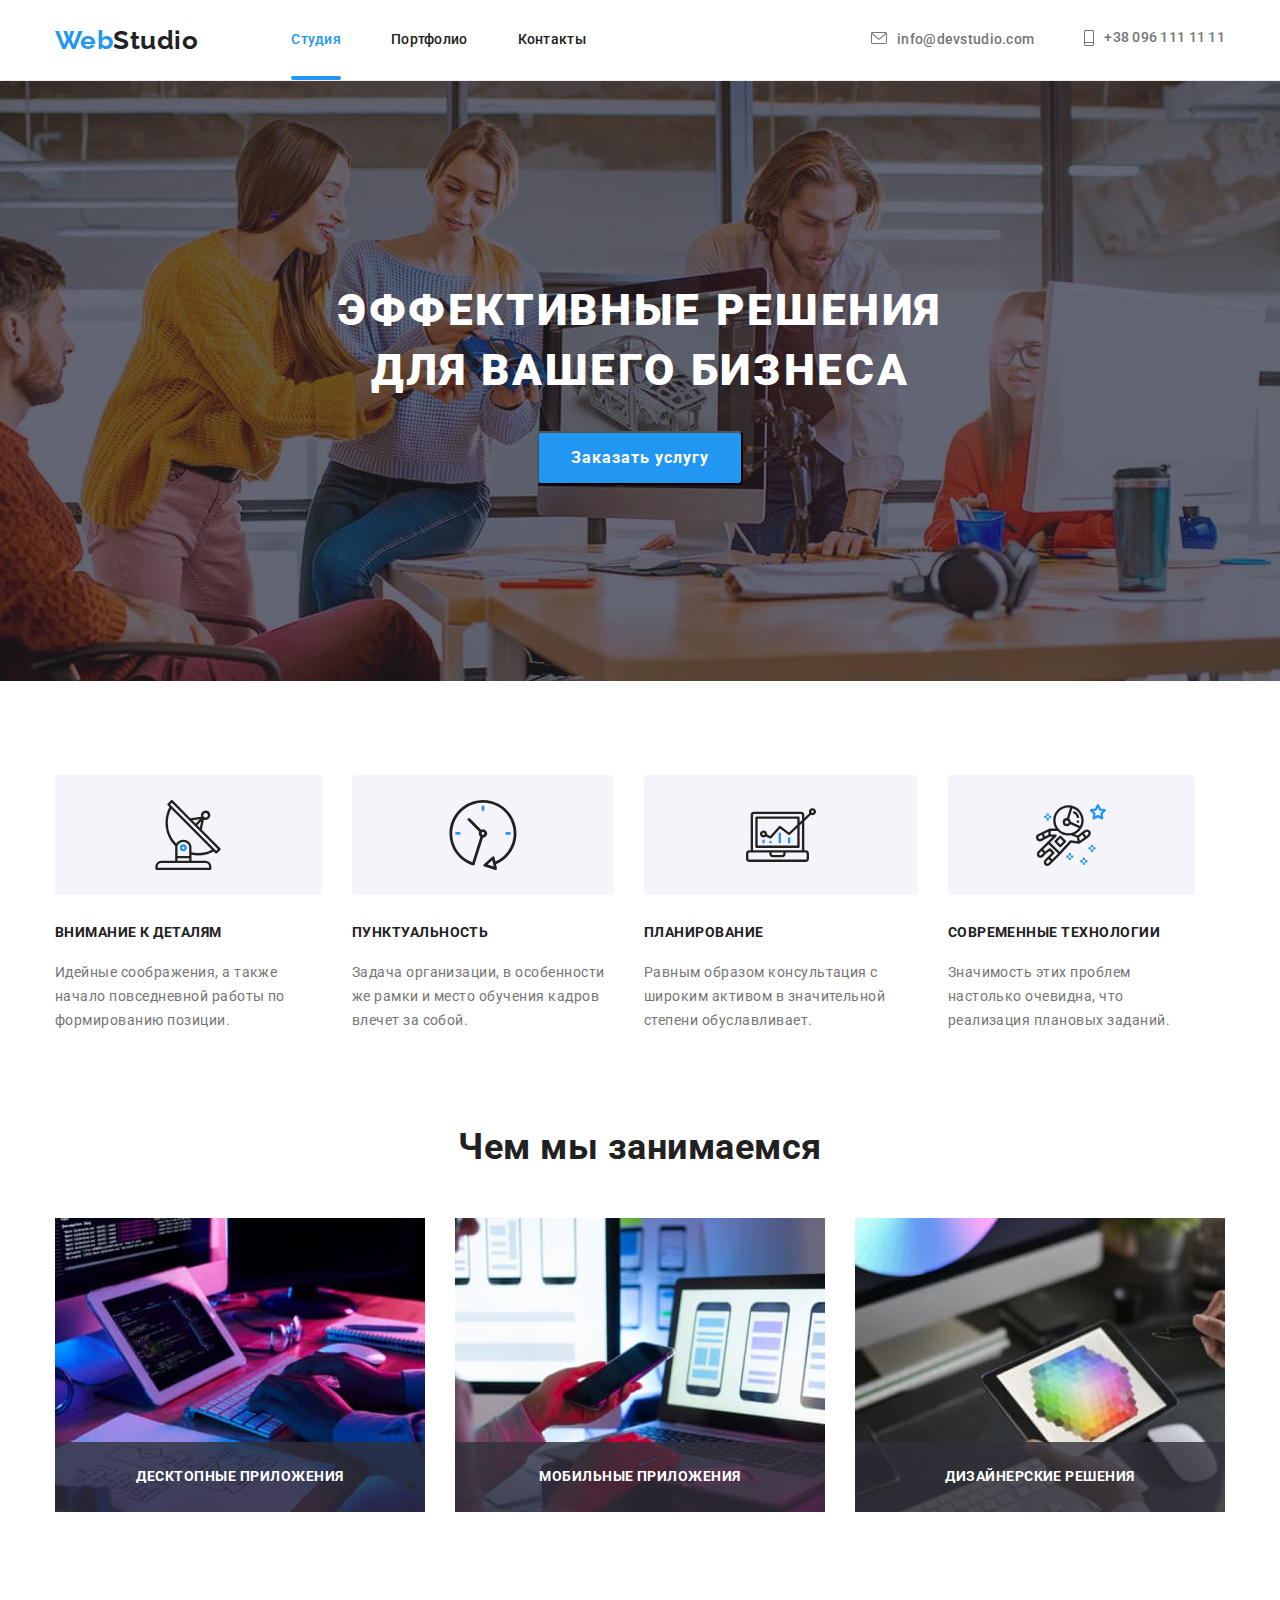
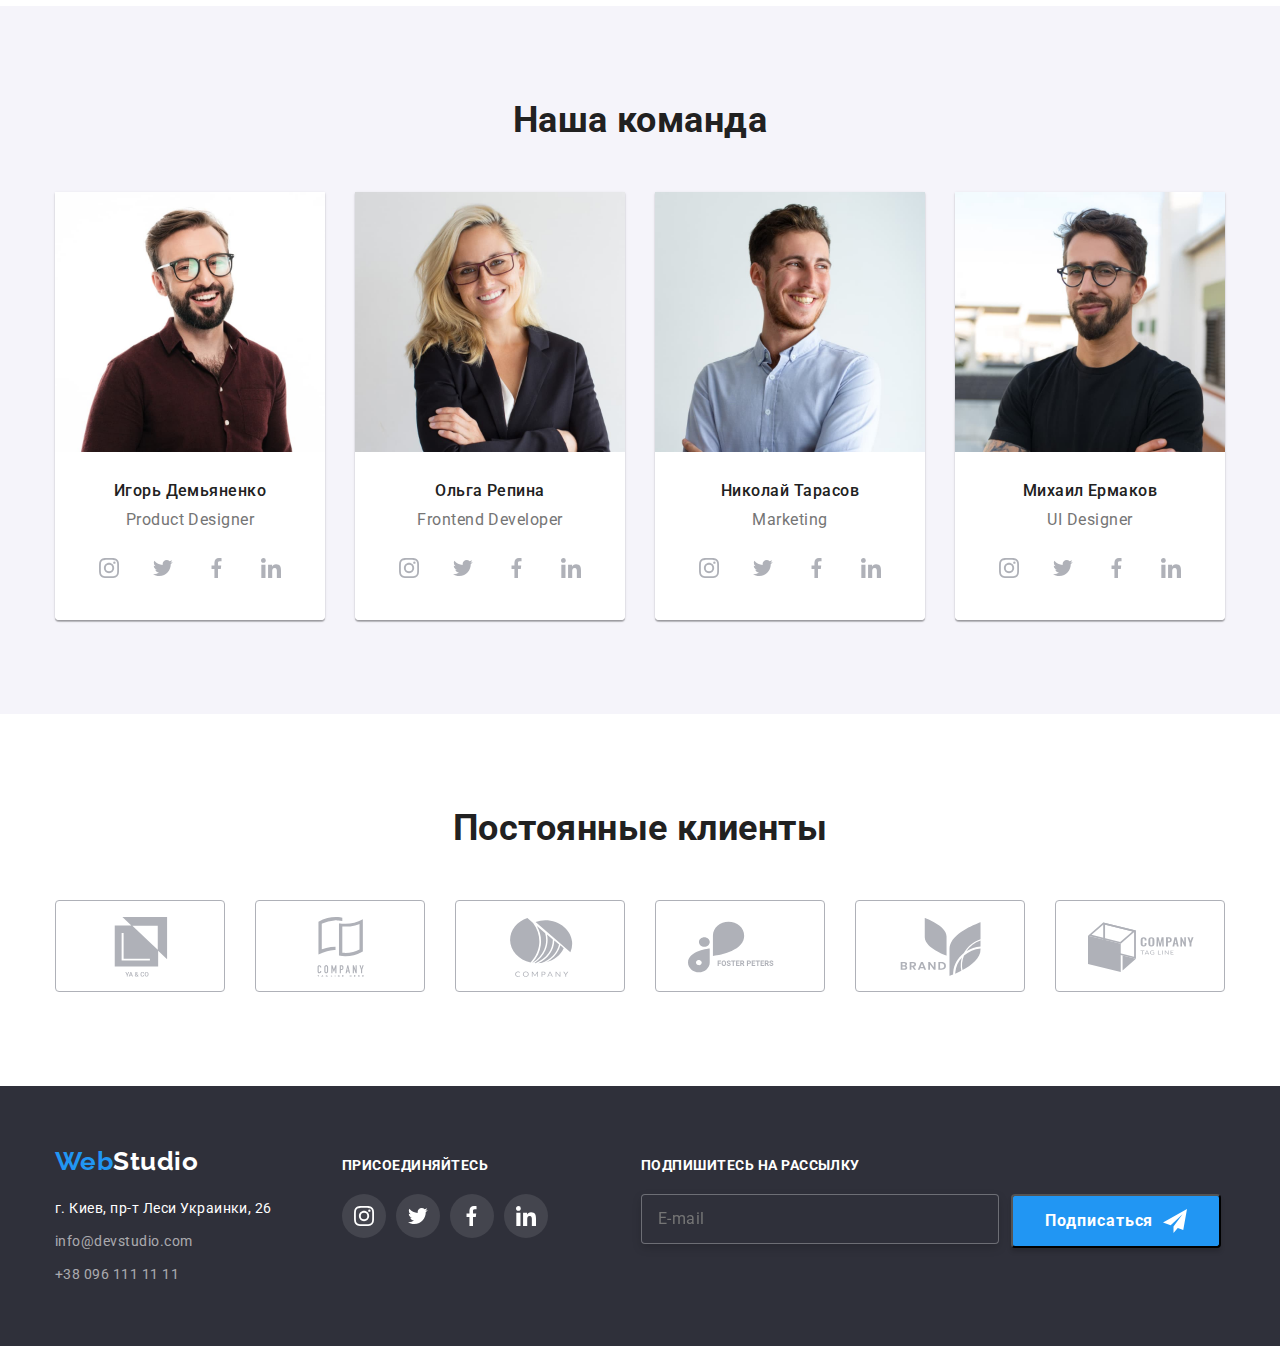
<file: index.html>
<!DOCTYPE html>
<html lang="ru">
<head>
    <meta charset="UTF-8">
    <title>Document</title>
    <link href="https://fonts.googleapis.com/css2?family=Raleway:wght@700&family=Roboto:wght@400;500;700;900&display=swap" rel="stylesheet"/>
    <link href="https://cdnjs.cloudflare.com/ajax/libs/modern-normalize/1.1.0/modern-normalize.min.css" rel="stylesheet"/>
    <link rel="stylesheet" href="./css/styles.css"/>
</head>
<body class="page">

    <!-- ===========шапка начало=========== -->
    <header class="page-header">
        <div class="contener hat">
            <nav class="hat">      
                <a href="./index.html" class="logo"> 
                    <span class="logo-web">Web</span>Studio
                </a>
                <ul class="site-nav link">
                    <li class="item"><a href="./index.html" class="link current">Студия</a></li>
                    <li class="item"><a href="./portfolio.html" class="link">Портфолио</a></li>
                    <li class="item"><a href="" class="link">Контакты</a></li>
                </ul>
            </nav>
                <ul class="contact link">
                    <li class="item"><a href="mailto:info@devstudio.com" class="link" lang="en">
                        <svg class="icon">
                            <use href="./images/symbol-defs.svg#icon-email"></use>
                        </svg>
                        info@devstudio.com</a></li>
                    <li class="item"><a href="tel:+380961111111" class="link">
                        <svg class="icons">
                            <use href="./images/symbol-defs.svg#icon-tel"></use>
                        </svg>
                        +38 096 111 11 11</a></li>
                </ul>
        </div>
    </header> 
    <!-- ===========шапка конец=========== -->

    <main>

        <!-- ===========Секция герой начало=========== -->
    <section class="hero">
        <div class="contener">
            <h1 class="hero-title">Эффективные решения</br> для вашего бизнеса</h1>
            <button class="hero-button" data-modal-open type="button">Заказать услугу</button>
        </div>
        </section>
    <!-- ===========Секция герой конец=========== -->

    <!-- ===========Секция особенности начало=========== -->
        <section class="features-section">
            <!--скрытый заголовок-->
            <h2 class="section-title visually-hidden">Особенности</h2>
            <div class="contener">
                <ul class="features link">
                <li class="item">
                    <div class="features-box">
                        <svg class="icon">
                        <use class="ico" href="./images/symbol-defs.svg#icon-antenna"></use>
                    </svg>
                    </div>
                    
                    <h3 class="features-title">Внимание к деталям</h3>
                    <p class="features-text">Идейные соображения, а также начало повседневной работы по формированию позиции.</p>
                </li>
                <li class="item">
                    <div class="features-box">
                      <svg class="icon">
                        <use class="ico" href="./images/symbol-defs.svg#icon-clock"></use>
                    </svg> 
                    </div>
                    
                    <h3 class="features-title">Пунктуальность</h3>
                    <p class="features-text">Задача организации, в особенности же рамки и место обучения кадров влечет за собой.</p>
                </li>
                <li class="item">
                    <div class="features-box">
                       <svg class="icon">
                        <use class="ico" href="./images/symbol-defs.svg#icon-diagram"></use>
                    </svg>
                    </div>
                    
                    <h3 class="features-title">Планирование</h3>
                    <p class="features-text">Равным образом консультация с широким активом в значительной степени обуславливает.</p>
                </li>
                <li class="item">
                    <div class="features-box">
                       <svg class="icon">
                        <use class="ico" href="./images/symbol-defs.svg#icon-astronaut"></use>
                    </svg>
                    </div>
                    
                    <h3 class="features-title">Современные технологии</h3>
                    <p class="features-text">Значимость этих проблем настолько очевидна, что реализация плановых заданий.</p>
                </li>
            </ul>
        </div>
        </section>
        <section class="section">
        <div class="contener">
        <h2 class="section-title">Чем мы занимаемся</h2>
        <ul class="section-list link">
            <li class="item">
                <div class="tumb-img">
                    <img src="./images/img.jpg" alt="компьютер мужские руки печатают" width="370" />
                <div class="tumb-text">
                    <p class="tumb-title">Десктопные приложения</p>
                </div>
                </div>
                
            </li>
            <li class="item">
                <div class="tumb-img">
                    <img src="./images/imga.jpg" alt="компьютер в женской левой руке телефон" width="370" />
                <div class="tumb-text">
                    <p class="tumb-title">Мобильные приложения</p>
                </div>
                
            </li>
            <li class="item">
                <div class="tumb-img">
                    <img src="./images/imgb.jpg" alt="планшет в руках с выбором цветов" width="370" />
                <div class="tumb-text">
                    <p class="tumb-title">Дизайнерские решения</p>
                </div>
                
            </li>
        </ul>
    </div>
    </section> 
    <!-- ===========Секция особенности конец=========== -->

    <!-- ===========Секция наша команда ночало=========== -->
    <section class="team section">
        <div class="contener">
        <h2 class="section-title">Наша команда</h2>
        <ul class="section-team link">
            <li class="item">
                <div class="team-image">
                    <img src="./images/imgc.jpg" alt="мужчина в очках с бородой темная рубажка" width="270" />
                </div>
                <div class="team-content">
                <h3 class="team-title">Игорь Демьяненко</h3>
                <p class="team-text" lang="en">Product Designer</p>
                <ul class="team-list">
                    <li class="items">
                        <a href="" class="link" aria-label="instagram">
                            <svg class="icon">
                                <use href="./images/symbol-defs.svg#icon-foto"></use>
                            </svg>
                        </a>
                    </li>
                    <li class="items">
                        <a href="" class="link" aria-label="twitter">
                            <svg class="icon">
                                <use href="./images/symbol-defs.svg#icon-fly"></use>
                            </svg>
                        </a>
                    </li>
                    <li class="items">
                        <a href="" class="link" aria-label="facebook">
                            <svg class="icon">
                                <use href="./images/symbol-defs.svg#icon-f"></use>
                            </svg>
                        </a>
                    </li>
                    <li class="items">
                        <a href="" class="link" aria-label="linkedin">
                            <svg class="icon">
                                <use href="./images/symbol-defs.svg#icon-in"></use>
                            </svg>
                        </a>
                    </li>
                </ul>    
            </div>
                
            </li>
            <li class="item">
                <div class="team-image">
                    <img src="./images/imgd.jpg" alt="женщина в очках" width="270"/>
                </div>
                <div class="team-content">
                    <h3 class="team-title">Ольга Репина</h3>
                    <p class="team-text" lang="en">Frontend Developer</p>
                    <ul class="team-list">
                        <li class="items">
                            <a href="" class="link" aria-label="instagram">
                                <svg class="icon">
                                    <use class="ii" href="./images/symbol-defs.svg#icon-foto"></use>
                                </svg>
                            </a>
                        </li>
                        <li class="items">
                            <a href="" class="link" aria-label="twitter">
                                <svg class="icon">
                                    <use href="./images/symbol-defs.svg#icon-fly"></use>
                                </svg>
                            </a>
                        </li>
                        <li class="items">
                            <a href="" class="link" aria-label="facebook">
                                <svg class="icon">
                                    <use href="./images/symbol-defs.svg#icon-f"></use>
                                </svg>
                            </a>
                        </li>
                        <li class="items">
                            <a href="" class="link" aria-label="linkedin">
                                <svg class="icon">
                                    <use href="./images/symbol-defs.svg#icon-in"></use>
                                </svg>
                            </a>
                        </li>
                    </ul>
                </div>
                
            </li>
            <li class="item">
                <div class="team-image">
                    <img src="./images/imgi.jpg" alt="мужчина с бородой светлая рубажка" width="270" />
                </div>
                <div class="team-content">
                <h3 class="team-title">Николай Тарасов</h3>
                <p class="team-text" lang="en">Marketing</p>
                <ul class="team-list">
                    <li class="items">
                        <a href="" class="link" aria-label="instagram">
                            <svg class="icon">
                                <use href="./images/symbol-defs.svg#icon-foto"></use>
                            </svg>
                        </a>
                    </li>
                    <li class="items">
                        <a href="" class="link" aria-label="twitter">
                            <svg class="icon">
                                <use href="./images/symbol-defs.svg#icon-fly"></use>
                            </svg>
                        </a>
                    </li>
                    <li class="items">
                        <a href="" class="link" aria-label="facebook">
                            <svg class="icon">
                                <use href="./images/symbol-defs.svg#icon-f"></use>
                            </svg>
                        </a>
                    </li>
                    <li class="items">
                        <a href="" class="link" aria-label="linkedin">
                            <svg class="icon">
                                <use href="./images/symbol-defs.svg#icon-in"></use>
                            </svg>
                        </a>
                    </li>
                </ul>    
            </div>

            </li>
            <li class="item">
                <div class="team-image">
                    <img src="./images/imgf.jpg" alt="мужчина в очках с бородой черная футболка" width="270" />
                </div>
                <div class="team-content">
                <h3 class="team-title">Михаил Ермаков</h3>
                <p class="team-text" lang="en">UI Designer</p>
                <ul class="team-list">
                    <li class="items">
                        <a href="" class="link" aria-label="instagram">
                            <svg class="icon">
                                <use href="./images/symbol-defs.svg#icon-foto"></use>
                            </svg>
                        </a>
                    </li>
                    <li class="items">
                        <a href="" class="link" aria-label="twitter">
                            <svg class="icon">
                                <use href="./images/symbol-defs.svg#icon-fly"></use>
                            </svg>
                        </a>
                    </li>
                    <li class="items">
                        <a href="" class="link" aria-label="facebook">
                            <svg class="icon">
                                <use href="./images/symbol-defs.svg#icon-f"></use>
                            </svg>
                        </a>
                    </li>
                    <li class="items">
                        <a href="" class="link" aria-label="linkedin">
                            <svg class="icon">
                                <use href="./images/symbol-defs.svg#icon-in"></use>
                            </svg>
                        </a>
                    </li>
                </ul>    
            </div>

            </li>
        </ul>
    </div>
    </section>
    <!-- ===========Секция наша команда конец=========== -->
    <!-- ===========Секция клиенты ночало=========== -->
    <section class="section">
        <div class="contener">
        <h2 class="section-title">Постоянные клиенты</h2>
        <ul class="client">
            <li class="item">
                <a href="" class="link" aria-label="компания yaco">
                    <svg class="icon">
                        <use href="./images/symbol-defs.svg#icon-yaco"></use>
                    </svg>
                </a>
            </li>
            <li class="item">
                <a href="" class="link" aria-label="компания tagline here">
                    <svg class="icon">
                        <use href="./images/symbol-defs.svg#icon-companyth"></use>
                    </svg>
                </a>
            </li>
            <li class="item">
                <a href="" class="link" aria-label="компания">
                    <svg class="icon">
                        <use href="./images/symbol-defs.svg#icon-company"></use>
                    </svg>
                </a>
            </li>
            <li class="item">
                <a href="" class="link" aria-label="компания foster peters">
                    <svg class="icon">
                        <use href="./images/symbol-defs.svg#icon-foster"></use>
                    </svg>
                </a>
            </li>
            <li class="item">
                <a href="" class="link" aria-label="компания brand">
                    <svg class="icon">
                        <use href="./images/symbol-defs.svg#icon-brand"></use>
                    </svg>
                </a>
            </li>
            <li class="item">
                <a href="" class="link" aria-label="компания tag line">
                    <svg class="icon">
                    <use href="./images/symbol-defs.svg#icon-companytl"></use>
                </svg>
            </a>
            </li>
        </ul>
    </div>
    </section>
    <!-- ===========Секция клиенты конец=========== -->
    </main>
   <!-- ===========подвал начало=========== -->
    <footer class="page-footer">
        <div class="contener page-contener-footer">
            <div class="contener-box">
            <a href="./index.html" class="footer-logo link"> <span class="page-footer-logo-web">Web</span>Studio</a>
        <address class="footer-address">
        г. Киев, пр-т Леси Украинки, 26
        <ul class="page-footer-contact link">
            <li class="item"><a href="mailto:info@devstudio.com" class="link" lang="en">info@devstudio.com</a></li>
            <li class="item"><a href="tel:+380961111111" class="link">+38 096 111 11 11</a></li>
        </ul>
    </address>
    </div>
        <div class="contener-features">
            <article class="features-title">присоединяйтесь</article>
            <ul class="footer-list">
                <li class="item">
                    <a href="" class="link" aria-label="Вконтакте">
                        <svg class="icon">
                            <use href="./images/symbol-defs.svg#icon-foto"></use>
                        </svg>
                    </a>
                </li>
                <li class="item">
                    <a href="" class="link" aria-label="Вконтакте">
                        <svg class="icon">
                            <use href="./images/symbol-defs.svg#icon-fly"></use>
                        </svg>
                    </a>
                </li>
                <li class="item">
                    <a href="" class="link" aria-label="Вконтакте">
                        <svg class="icon">
                            <use href="./images/symbol-defs.svg#icon-f"></use>
                        </svg>
                    </a>
                </li>
                <li class="item">
                    <a href="" class="link" aria-label="Вконтакте">
                        <svg class="icon">
                            <use href="./images/symbol-defs.svg#icon-in"></use>
                        </svg>
                    </a>
                </li>
            </ul>
        </div>
        <div class="sign-features">
            <article class="features-title">
                Подпишитесь на рассылку
            </article>
            <form class="sign-form">
                   <input class="sign-input" type="email" name="email" placeholder="E-mail"/>
              
            <button class="sign-button" type="submit">
                Подписаться
                <svg class="sign-icon">
                    <use href="/images/symbol.svg#icon-plane"></use>
                </svg>
            </button>
        </form>
        </div>
    </div>
    
     </footer>
    <!-- ===========подвал конец=========== -->
<!-- модальное окно-->
<div class="backdrop is-hidden" data-modal>
        <div class="modal">
            <button class="modal-button" data-modal-close type="button">
                
                <svg class="modal-icon">
                    <use href="/images/symbol.svg#icon-close"></use>
                </svg>
            </button>
        <!-- Подпишитесь начало -->
        <div class="backdrop-modal">
                <form class="form js-speaker-form">
                <article class="form-title">Оставьте свои данные, мы вам перезвоним</article>
                <ul class="form-list">
                <li class="form-li">
                    <label class="form-label" for="name">
                        Имя</label>
                        <div class="form-div">
                        <input class="form-input" type="text" name="name" placeholder=" " id="name"/>    
                        <svg class="form-icon">
                            <use href="/images/symbol.svg#icon-telo"></use>
                        </svg>
                        
                        </div>
                </li>
                <li class="form-li">
                    <label class="form-label" for="tel">
                        Телефон</label>
                        <div class="form-div">
                            <input class="form-input" type="tel" name="tel" placeholder=" " id="tel"/>
                            <svg class="form-icon">
                                <use href="/images/symbol.svg#icon-tel"></use>
                            </svg>
                        </div>
                        
                    
                </li>
                <li class="form-li">
                    <label class="form-label" for="email">
                        Почта</label>
                        <div class="form-div">
                            <input class="form-input" type="email" name="email" placeholder=" " id="email"/>
                            <svg class="form-icon">
                                <use href="/images/symbol.svg#icon-konvert"></use>
                            </svg>
                            </div>
                </li>
                <li class="form-li">
                    <label class="form-label" for="comment">
                        Комментарий</label>
                        <textarea class="form-textarea" name="comment" id="comment" placeholder="Введите текст"></textarea>
                    
                </li>
                <li class="form-li">
                    <label class="form-label form-consent" >
                        <input class="consent" type="checkbox" name="consent">
                        <span class="consent-icon"></span>
                        Соглашаюсь с рассылкой и принимаю  <span class="form-consent-span"> Условия договора</span>
                    </label>
                    
                </li>
            </ul>
                <button type="submit" class="submit-button">Отправить</button>
            </form>
        </div>
        <!-- Подпишитесь конец -->
    </div>
</div>
<script>
    (() => {
    document
        .querySelector ('.js-speaker-form')
        .addEventListener ('.sabmit', e => {
            e.preventDefault();
        
        new formdate(e.currentTarget). forEach ((value, name) =>
            console.log('${name}: {value}'),
        );
        });
      })();
</script>
<!-- модальное окно-->
<script src="./js/modal.js"></script>
</body>
</html>
</file>
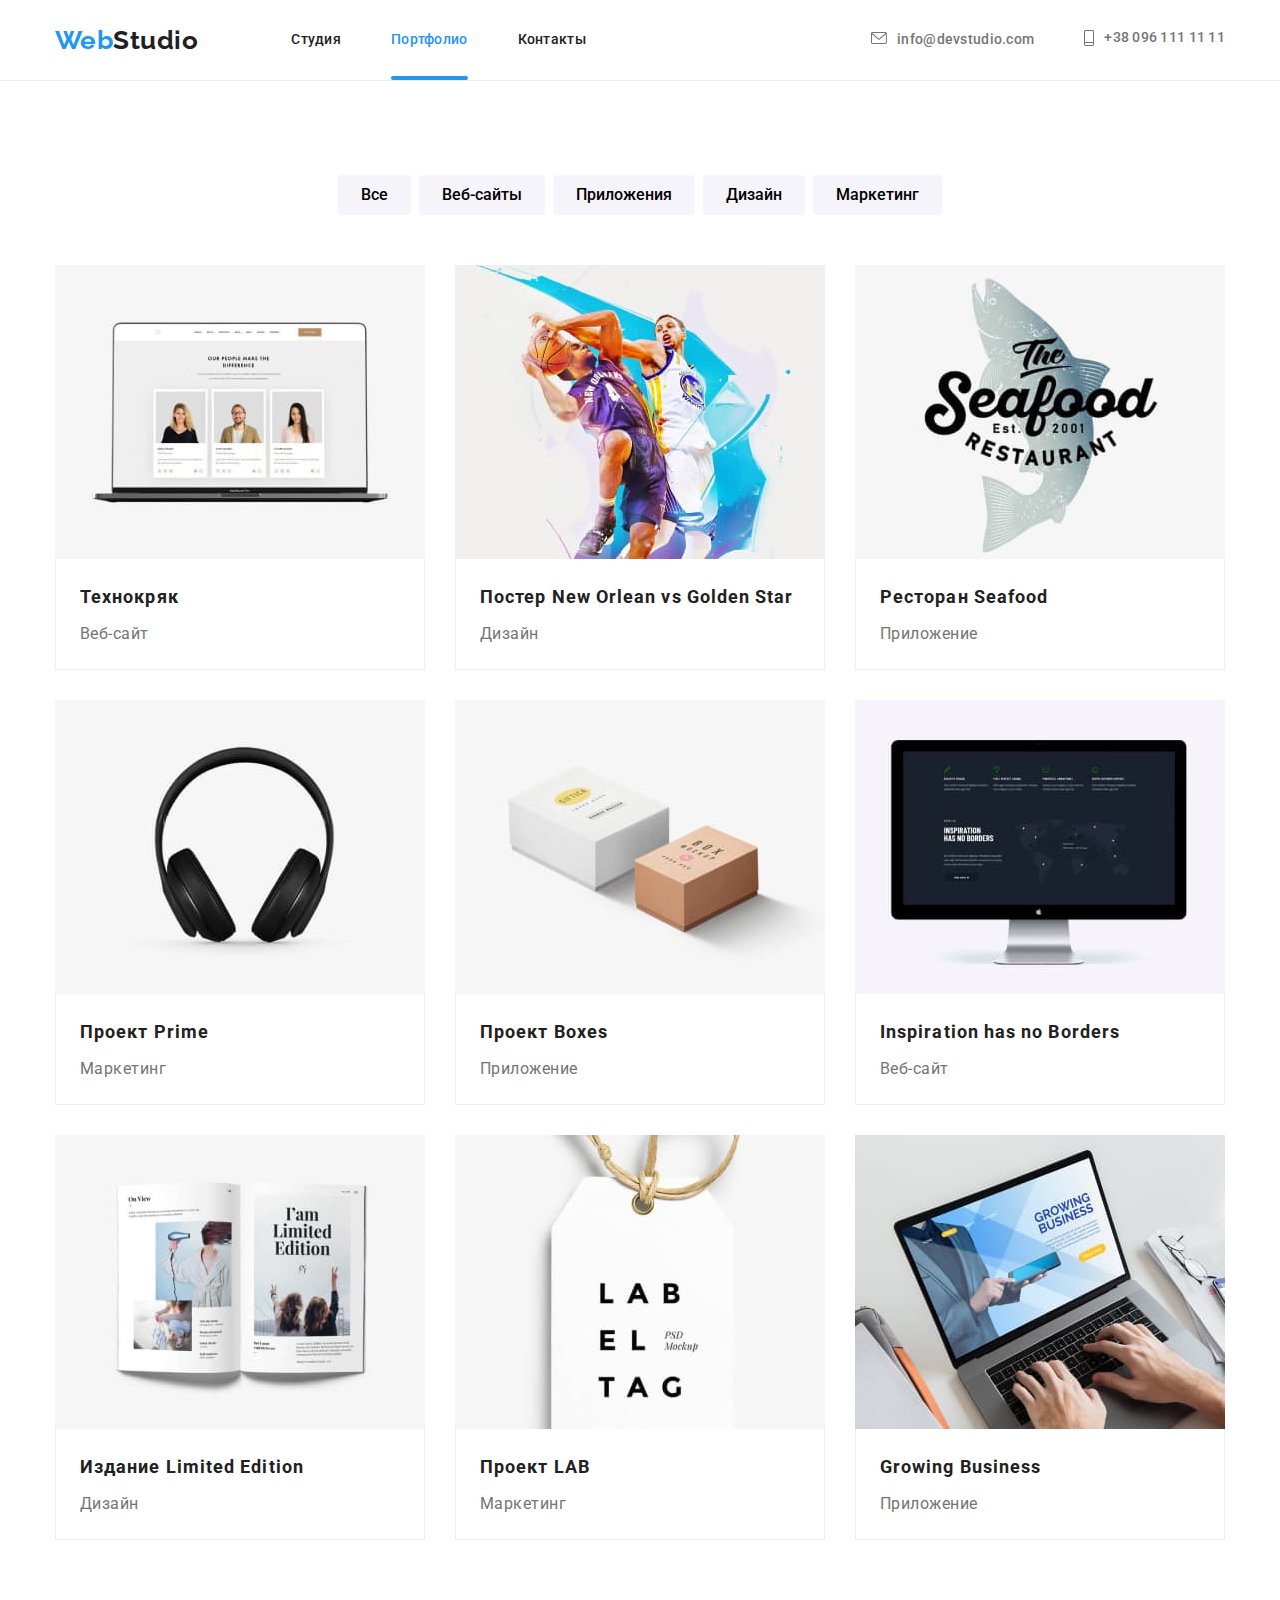
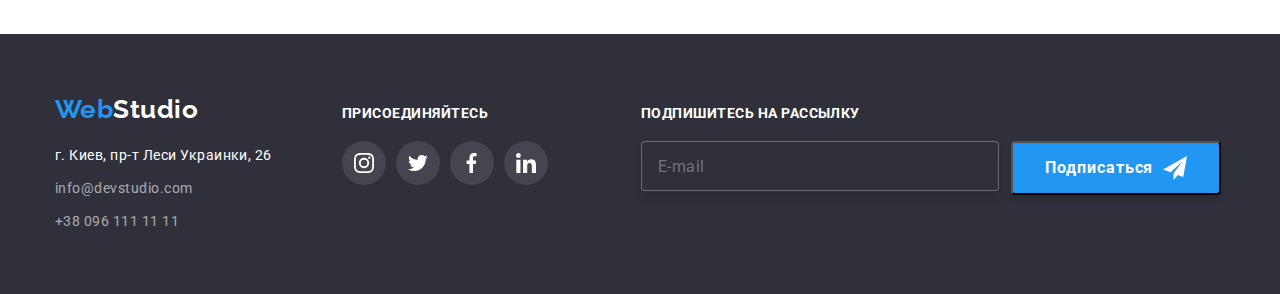
<file: portfolio.html>
<!DOCTYPE html>
<html lang="en">
<head>
    <meta charset="UTF-8">
    <title>Document</title>
    <link href="https://fonts.googleapis.com/css2?family=Raleway:wght@700&family=Roboto:wght@400;500;700;900&display=swap" rel="stylesheet"/>
    <link href="https://cdnjs.cloudflare.com/ajax/libs/modern-normalize/1.1.0/modern-normalize.min.css" rel="stylesheet"/>
    <link rel="stylesheet" href="./css/styles.css"/>
</head>
<body class="page">
    <!-- ===========шапка начало=========== -->
    <header class="page-header">
        <div class="contener hat">
            <nav class="hat">      
                <a href="./index.html" class="logo"> 
                    <span class="logo-web">Web</span>Studio
                </a>
                <ul class="site-nav link">
                    <li class="item"><a href="./index.html" class="link">Студия</a></li>
                    <li class="item"><a href="./portfolio.html" class="link current">Портфолио</a></li>
                    <li class="item"><a href="" class="link">Контакты</a></li>
                </ul>
            </nav>
                <ul class="contact link">
                    <li class="item"><a href="mailto:info@devstudio.com" class="link" lang="en">
                        <svg class="icon">
                            <use href="./images/symbol-defs.svg#icon-email"></use>
                        </svg>
                        info@devstudio.com</a></li>
                    <li class="item"><a href="tel:+380961111111" class="link">
                        <svg class="icons">
                            <use href="./images/symbol-defs.svg#icon-tel"></use>
                        </svg>
                        +38 096 111 11 11</a></li>
                </ul>
        </div>
    </header> 
    <!-- ===========шапка конец=========== -->
    <main>
    <section class="projects section">
        <!--кнопки-->
        <div class="contener">
        <ul class="project-button">
            <li class="item">
                <button type="button" class="button">Все</button>
            </li>
            <li class="item">
                <button type="button" class="button">Веб-сайты</button>
            </li>
            <li class="item">
                <button type="button" class="button">Приложения</button>
            </li>
            <li class="item">
                <button type="button" class="button">Дизайн</button>
            </li>
            <li class="item">
                <button type="button" class="button">Маркетинг</button>
            </li>
        </ul>
    
    
    <!--проекты-->
    <!--скрытый заголовок-->
         <h1 class="visually-hidden">проекты</h1>
         
            <ul class="projects-list">
                <li class="project">
                    <a class="project-link" href="">
                        <div class="project-imege">
                         <img src="./images/portfolio/a.jpg" alt="ноутбук" width="370" />   
                        <div class="tunb-text">
                            <p>Технокряк это современная площадка распространения коронавируса. Компании используют эту платформу для цифрового шпионажа и атак на защищённые сервера конкурентов.</p>
                        </div>
                        </div>
                        <div class="project-content">
                        <h2 class="project-title">Технокряк</h2>
                        <p class="project-text">Веб-сайт</p>
                </div>
                    
                    </a>
                </li>
                <li class="project">
                    <a class="project-link" href="">
                        <div class="project-imege">
                            <img src="./images/portfolio/b.jpg" alt="баскетбол" width="370" />
                            <div class="tunb-text">
                                <p>Технокряк это современная площадка распространения коронавируса. Компании используют эту платформу для цифрового шпионажа и атак на защищённые сервера конкурентов.</p>
                            </div>
                        </div>
                        <div class="project-content">
                            <h2 class="project-title">Постер New Orlean vs Golden Star</h2>
                    <p class="project-text">Дизайн</p>
                        </div>
                    
                    </a>
                </li>
                <li class="project">
                    <a class="project-link" href="">
                        <div class="project-imege">
                            <img src="./images/portfolio/c.jpg" alt="рыба иназвание ресторана" width="370" />
                            <div class="tunb-text">
                                <p>Технокряк это современная площадка распространения коронавируса. Компании используют эту платформу для цифрового шпионажа и атак на защищённые сервера конкурентов.</p>
                            </div>
                        </div>
                        <div class="project-content">
                            <h2 class="project-title">Ресторан Seafood</h2>
                    <p class="project-text">Приложение</p>
                        </div>
                    
                    </a>
                </li>
                <li class="project">
                    <a class="project-link" href="">
                        <div class="project-imege">
                            <img src="./images/portfolio/d.jpg" alt="наушники" width="370" />
                            <div class="tunb-text">
                                <p>Технокряк это современная площадка распространения коронавируса. Компании используют эту платформу для цифрового шпионажа и атак на защищённые сервера конкурентов.</p>
                            </div>
                        </div>
                        <div class="project-content">
                            <h2 class="project-title">Проект Prime</h2>
                    <p class="project-text">Маркетинг</p>
                        </div>
                    
                    </a>
                </li>
                <li class="project">
                    <a class="project-link" href="">
                        <div class="project-imege">
                            <img src="./images/portfolio/e.jpg" alt="два блока" width="370" />
                            <div class="tunb-text">
                                <p>Технокряк это современная площадка распространения коронавируса. Компании используют эту платформу для цифрового шпионажа и атак на защищённые сервера конкурентов.</p>
                            </div>
                        </div>
                        <div class="project-content">
                            <h2 class="project-title">Проект Boxes</h2>
                    <p class="project-text">Приложение</p>
                        </div>
                    
                    </a>
                </li>
                <li class="project">
                    <a class="project-link" href="">
                        <div class="project-imege">
                            <img src="./images/portfolio/f.jpg" alt="монитор" width="370" />
                            <div class="tunb-text">
                                <p>Технокряк это современная площадка распространения коронавируса. Компании используют эту платформу для цифрового шпионажа и атак на защищённые сервера конкурентов.</p>
                            </div>
                        </div>
                        <div class="project-content">
                            <h2 class="project-title">Inspiration has no Borders</h2>
                    <p class="project-text">Веб-сайт</p>
                        </div>
                    
                    </a>
                </li>
                <li class="project">
                    <a class="project-link" href="">
                        <div class="project-imege">
                            <img src="./images/portfolio/g.jpg" alt="открытый журнал" width="370" />
                            <div class="tunb-text">
                                <p>Технокряк это современная площадка распространения коронавируса. Компании используют эту платформу для цифрового шпионажа и атак на защищённые сервера конкурентов.</p>
                            </div>
                        </div>
                        <div class="project-content">
                            <h2 class="project-title">Издание Limited Edition</h2>
                    <p class="project-text">Дизайн</p>
                        </div>
                    
                    </a>
                </li>
                <li class="project">
                    <a class="project-link" href="">
                        <div class="project-imege">
                            <img src="./images/portfolio/h.jpg" alt="бирка" width="370" />
                            <div class="tunb-text">
                                <p>Технокряк это современная площадка распространения коронавируса. Компании используют эту платформу для цифрового шпионажа и атак на защищённые сервера конкурентов.</p>
                            </div>
                        </div>
                        <div class="project-content">
                             <h2 class="project-title">Проект LAB</h2>
                    <p class="project-text">Маркетинг</p>
                        </div>
                   
                    </a>
                </li>
                <li class="project">
                    <a class="project-link" href="">
                        <div class="project-imege">
                            <img src="./images/portfolio/i.jpg" alt="лептоп" width="370" />
                            <div class="tunb-text">
                                <p>Технокряк это современная площадка распространения коронавируса. Компании используют эту платформу для цифрового шпионажа и атак на защищённые сервера конкурентов.</p>
                            </div>
                        </div>
                        <div class="project-content">
                            <h2 class="project-title">Growing Business</h2>
                    <p class="project-text">Приложение</p>
                        </div>
                    
                    </a>
                </li>
            </ul>
        </div>
        </section>
    </main>
    <!-- ===========подвал начало=========== -->
    <footer class="page-footer">
        <div class="contener page-contener-footer">
            <div class="contener-box">
            <a href="./index.html" class="footer-logo link"> <span class="page-footer-logo-web">Web</span>Studio</a>
        <address class="footer-address">
        г. Киев, пр-т Леси Украинки, 26
        <ul class="page-footer-contact link">
            <li class="item"><a href="mailto:info@devstudio.com" class="link" lang="en">info@devstudio.com</a></li>
            <li class="item"><a href="tel:+380961111111" class="link">+38 096 111 11 11</a></li>
        </ul>
    </address>
    </div>

        <div class="contener-features">
            <article class="features-title">присоединяйтесь</article>
            <ul class="footer-list">
                <li class="item">
                    <a href="" class="link" aria-label="Вконтакте">
                        <svg class="icon">
                            <use href="./images/symbol-defs.svg#icon-foto"></use>
                        </svg>
                    </a>
                </li>
                <li class="item">
                    <a href="" class="link" aria-label="Вконтакте">
                        <svg class="icon">
                            <use href="./images/symbol-defs.svg#icon-fly"></use>
                        </svg>
                    </a>
                </li>
                <li class="item">
                    <a href="" class="link" aria-label="Вконтакте">
                        <svg class="icon">
                            <use href="./images/symbol-defs.svg#icon-f"></use>
                        </svg>
                    </a>
                </li>
                <li class="item">
                    <a href="" class="link" aria-label="Вконтакте">
                        <svg class="icon">
                            <use href="./images/symbol-defs.svg#icon-in"></use>
                        </svg>
                    </a>
                </li>
            </ul>
        </div>
        <div class="sign-features">
            <article class="features-title">
                Подпишитесь на рассылку
            </article>
            <form class="sign-form">
                   <input class="sign-input" type="email" name="email" placeholder="E-mail"/>
              
            <button class="sign-button" type="submit">
                Подписаться
                <svg class="sign-icon">
                    <use href="/images/symbol.svg#icon-plane"></use>
                </svg>
            </button>
        </form>
        </div>
    </div>
    
     </footer>
    <!-- ===========подвал конец=========== -->
    
    </body>
</html>
</file>
<file: css/styles.css>
:root{
    --primary-text-color: #757575;
    --title-text-color:#212121;
    --accent-text-color:#2196F3;
    --hero-title-color:#FFFFFF;
    --footer-contact:rgba(255, 255, 255, 0.6);
    --background-header-color:#FFFFFF;
    --background-hero-color:#2F303A;
    --background-team-color:#F5F4FA;
    --background-footer-color:#2F303A;
    --background-button:#188CE8;
    --border-color:#EEEEEE;
    
}

/* ===========Стили для bady=========== */
body {
    background-color: var(--hero-title-color);
    color: var(--title-text-color);
    font-family:'Roboto', sans-serif;
    letter-spacing: 0.03em;
    }
    /* ===========section===========*/
.section{
    padding-top: 94px;
    padding-bottom: 94px;
}
h1,h2,h3,h4,p,ul{
    margin: 0;
    padding: 0;
}
img{
    display: block;
    max-width: 100%;
    height: auto;
}
/* ===========Стили для header=========== */
.hat{
    display: flex;
    align-items: center;
    /* justify-content: space-between; */
}
.page-header{
    background-color: var(--background-header-color);
    border-bottom: 1px solid #ECECEC;
}
.logo {
    margin-right: 93px;
    padding: 0;
        
    color: var(--title-text-color);
    font-family: 'Raleway', sans-serif;
    font-style:normal;
    font-weight: 700;
    font-size: 26px;
    line-height: 1.19;
    list-style:none;
    text-decoration: none;

    transition:  color 250ms cubic-bezier(0.4, 0, 0.2, 1);
}
.logo-web {
    color: var(--accent-text-color);
}
.logo:hover,
.logo:focus {
    color: var(--accent-text-color);
}
/* ===========contener=========== */
.contener {
/* outline: 2px solid red; */
    margin-left: auto;
    margin-right: auto;
    width: 1200px;
    padding-left: 15px;
    padding-right: 15px;
}


/* ===========Стили для nav=========== */
.site-nav{
    display: flex;

    font-weight: 500;
    font-size: 14px;
    line-height: 1.14;
    letter-spacing: 0.02em;
}
.site-nav .item:not(:last-child){
    margin-right: 50px;
}
.link{
    list-style:none;
    text-decoration: none;
    font-style:normal;
    padding: 0;
    margin: 0;
    color: var(--title-text-color);

    transition:  color 250ms cubic-bezier(0.4, 0, 0.2, 1);
}
.site-nav .link{
    display: block;
    padding-top: 32px;
    padding-bottom: 32px;
}
.link:hover,
.link:focus {
    color: var(--accent-text-color);
}
/* ===========contact=========== */
.contact{
    display: flex;
    margin-left: auto;
    fill: var(--primary-text-color);
    text-align: center; 
}
.contact .item:not(:last-child){
    margin-right: 50px;
}
.contact .link{
    display: inline-flex;
    color: var(--primary-text-color);
    font-weight: 500;
    font-size: 14px;
    line-height: 1.14;
    letter-spacing: 0.02em;

    transition:  color 250ms cubic-bezier(0.4, 0, 0.2, 1),
    fill 250ms cubic-bezier(0.4, 0, 0.2, 1);
}

.contact .link:hover,
.contact .link:focus {
    color: var(--accent-text-color);
    fill:var(--accent-text-color);
}
.contact .icon{
    display: inline-block;
    width: 16px;
    height: 12px;
    margin-right: 10px;
}
.contact .icons{
    display: inline-block;
    
    width: 10px;
    height: 16px;
    margin-right: 10px;
}

/* ===========Стили для герой=========== */
.hero{
    max-width: 1600px;
    height: 600px;
    margin-left: auto;
    margin-right: auto;
    background-image: linear-gradient(
    rgba(47, 48, 58, 0.4),
    rgba(47, 48, 58, 0.4)),
    url(../images/bghero.jpg);
    /* background-image: url(../images/bghero.jpg); */
    background-size: cover;
    background-repeat: no-repeat;
    background-position: center;

    padding-top: 200px;
    padding-bottom: 200px;
    background-color: var(--background-hero-color);
    text-align: center;
}
.hero-title {
    margin-top: 0;
    margin-bottom: 30px;
    /* outline: 2px solid red; */
    
    color: var(--hero-title-color);
    font-weight: 900;
    font-size: 44px;
    line-height: 1.36;
    letter-spacing: 0.06em;
    text-transform: uppercase;
}
/*===========Стили для button===========*/
.hero-button {
    color: var(--hero-title-color);
    background-color: var(--accent-text-color);
    font-family: inherit;
    border-radius: 4px;
    padding: 10px 32px;

    cursor: pointer;
    font-weight: 700;
    font-size: 16px;
    line-height: 1.87;
    text-align: center;
    letter-spacing: 0.06em;

    transition: background-color 250ms cubic-bezier(0.4, 0, 0.2, 1),
    box-shadow 250ms cubic-bezier(0.4, 0, 0.2, 1);
}
.hero-button:hover,
.hero-button:focus{
    background-color: var(--background-button);
    box-shadow: 0px 4px 4px rgba(0, 0, 0, 0.15);
}
/* ===========Стили для section=========== */
.section-title {
    margin-top: 0;
    margin-bottom: 50px;

    color: var(--title-text-color);
    font-weight: 700;
    font-size: 36px;
    line-height: 1.16;
    text-align: center;
}
/* ===========Стили для features=========== */
.visually-hidden{
    position: absolute;
    width: 1px;
    height: 1px;
    margin: -1px;
    padding: 0;
    overflow: hidden;
    border: 0;
    clip: rect(0 0 0 0) 
}

.features-section {
    display: flex;
    padding-top: 94px;
}

.features{
    display: flex;
}
/* через CALC */
.features .item{
    width: calc((100%-90px)/4);
    margin-right: 30px;
    
}

.features .features-box{
    
    height: 120px;
    margin-bottom: 30px;

    display: flex;
    
    align-items: center;
    justify-content: center;
    background-color: var(--background-team-color);
    border-radius: 4px;
    }
.features .icon{
    display: inline-flex;
    
    width: 70px;
    height: 70px;
    background-repeat: no-repeat;
    background-position: center;
    
}

/* ---------- */
/* один из способов сделать столбцы */
/* .features .item{
    width: 270px;
    margin-right: 30px;
    margin-bottom: 30px;
}
 .features .item:not(:last-child){
    margin-right: 30px;
} 
.features .item:nth-child(4n){
    margin-right: 0;
}
.features .item:nth-child(-n+4){
    margin-bottom: 0;
} */
/* ================================= */
.features-title {
    margin-top: 0;
    margin-bottom: 20px;

    color: var(--title-text-color);
    font-weight: 700;
    font-size: 14px;
    line-height: 1.14;
    text-transform: uppercase;
}
.features-text {
    margin-top: 0;
    margin-bottom: 0;

    color: var(--primary-text-color);
    font-size: 14px;
    line-height: 1.71;
}
.features-title{
    text-transform:uppercase;
    font-size: 14px;
}
.section-list{
    display: flex;
    list-style:none;
}
.section-list .item {
    width: calc((100%-60px)/3);
    margin-right: 30px;
}
.section-list .item:last-child{
    margin-right: 0;
}
/* ============================================= */

.item .tumb-img{
    position: relative;
}
.item .tumb-text{
    display: flex;
    justify-content: center;
    align-items: center;

    position: absolute;
    left: 0;
    bottom: 0;
    background-color: rgba(47, 48, 58, 0.8);
    
    text-transform: uppercase;
    color: var(--background-header-color);
    width: 100%;
    height: 70px;
    font-weight: 700;
    font-size: 14px;
    line-height: 1.14;
}


/* ============================================= */
/* ===========Стили для team=========== */
.team{
    background-color: var(--background-team-color);
}
.section-team{
    display: flex;
    padding: 0;
    
    margin-left: -30px;
    margin-top: -30px;

    /* outline: 1px solid blue; */
}
.section-team .item{
    flex-basis: calc(100% / 3 - 30px);

    margin-left: 30px;
    margin-top: 30px;

    box-shadow: 0px 1px 3px rgba(0, 0, 0, 0.12), 0px 1px 1px rgba(0, 0, 0, 0.14), 0px 2px 1px rgba(0, 0, 0, 0.2);
    border-radius: 0px 0px 4px 4px;
}
/*.section-team .item *{
     outline: 1px solid green; 
}*/
.team-content{
    padding-top: 30px;
    padding-bottom: 30px;
    background-color: var(--background-header-color);
    border-radius: 0px 0px 4px 4px;
}
.team-title {
    margin-bottom: 10px;

    color: var(--title-text-color);
    font-weight: 500;
    font-size: 16px;
    line-height: 1.18;
    text-align: center;
}
.team-text {
    color: var(--primary-text-color);
    font-size: 16px;
    line-height: 1.18;
    text-align: center;
    margin-bottom: 16px;
}
.team-list{
    margin: 0;
    padding: 0;
    display: flex;
    align-items: center;
    justify-content: center;
    list-style:none;
}

.team-list .items{
    display: flex;
    align-items: center;
    justify-content: center;
    width: 44px;
    height: 44px;
    /* border: 1px solid #AFB1B8; */
    margin-right: 10px;
    border-radius: 50%;
}
.team-list .icon{ 
    width: 20px;
    height: 20px; 
}
.team-list .link{
    display: block;
    width: 44px;
    height: 44px;
    padding: 12px;
    border-radius: 50%;
    fill: #AFB1B8;

    transition: background-color 250ms cubic-bezier(0.4, 0, 0.2, 1),
    fill 250ms cubic-bezier(0.4, 0, 0.2, 1);
}

.team-list .link:hover,
.team-list .link:focus{
    background-color: var(--accent-text-color);
    fill: var(--background-header-color);
}

.team-list .items:last-child{
    margin-right: 0;
}

/* ===========Слиент=========== */
.client{
    display: flex;
    justify-content: center;
    list-style: none;
}
.client .link{
    display: block;
    background-repeat: no-repeat;
    background-position: center;
    padding: 16px 32px;

    width: 170px;
    height: 92px;
    background-color: var(--background-header-color);
    border: 1px solid #AFB1B8;
    
    border-radius: 4px;
    fill: #AFB1B8;

    transition: border 250ms cubic-bezier(0.4, 0, 0.2, 1),
    fill 250ms cubic-bezier(0.4, 0, 0.2, 1);
}
.client .item{
    margin-right: 30px;
}
.client .item:last-child{
    margin-right: 0;
}
.client .icon{
    width: 106px;
    height: 60px;
}
.client .link:hover,
.client .link:focus{
   border: 1px solid var(--accent-text-color);
   border-radius: 4px; 
   fill: var(--accent-text-color);
}
/* .client .icon:hover,
.client .icon:focus{
    fill: var(--accent-text-color);
    
} */
/* ===========footer=========== */

.page-footer{
    display: flex;

    padding-top: 60px;
    padding-bottom: 60px;

    background-color: var(--background-footer-color);
}
.page-contener-footer{
    display: flex;
    align-items: baseline;
}
.contener-box{
    margin-right: 70px;
}
.footer-logo{
    display: block;
    margin-bottom: 20px;

    color: var(--hero-title-color);
    font-family: 'Raleway';
    font-weight: 700;
    font-size: 26px;
    line-height: 1.19;
}
.page-footer-logo-web{
   color: var(--accent-text-color)
}
/* .page-footer a:hover,
.page-footer a:focus {
    color: var(--accent-text-color);
} */
.contener-features{
    align-content: center;
    margin-right: 93px;
}
.contener-features .features-title {
    color: var(--hero-title-color);
}
.footer-list{
    display: flex;
    list-style: none;    
}

.footer-list .item:hover,
.footer-list .item:focus{
    background-color: var(--accent-text-color);
}

.footer-list .item:last-child{
    margin-right: 0;
}
/* ===========присоединяйтесь=========== */

.footer-list .item{
    display: flex;
    align-items: center;
    justify-content: center;
    width: 44px;
    height: 44px;
    border: 1px solid transparent;
    margin-right: 10px;
    border-radius: 50%;

    transition: background-color 250ms cubic-bezier(0.4, 0, 0.2, 1);
}
.footer-list .icon{
    width: 20px;
    height: 20px;
    background-repeat: no-repeat;
    background-position: center;
    fill: var(--background-header-color);
}
.footer-list .link{
    display: block;
    width: 44px;
    height: 44px;
    padding: 12px;
    border-radius: 50%;
    background-color:rgba(255, 255, 255, 0.1);

    transition: background-color 250ms cubic-bezier(0.4, 0, 0.2, 1);
}
.footer-list .link:hover,
.footer-list .link:focus{
    background-color: var(--accent-text-color);
    
}
.contener-features{
    justify-content: flex-start;
}

.contener-features .features-title{
    line-height: 1.14;
    
    text-transform: uppercase;
}

/*footer contact*/
.footer-address {
    color: var(--hero-title-color);
    font-style:normal;
    text-align: left;
    font-size: 14px;
    line-height: 1.71;
}
.page-footer-contact a{
    color: var(--footer-contact);

    transition: color 250ms cubic-bezier(0.4, 0, 0.2, 1);
}
.page-footer-contact a:hover,
.page-footer-contact a:focus {
    color: var(--accent-text-color)
}
.page-footer-contact .item{
    margin-top: 9px;
}
/*Подпишитесь на рассылку  */
.sign-form{
    display: flex;
}
.sign-features .features-title{
    color: var(--hero-title-color);
}
.sign-input{
    width: 358px;
    height: 50px;
    padding: 15px 16px;
    font-size: 16px;
    line-height: 1.25;
    letter-spacing: 0.03em;
    color: var(--footer-contact);
    background-color: var(--background-footer-color);

    border: 1px solid rgba(255, 255, 255, 0.3);
    filter: drop-shadow(0px 4px 4px rgba(0, 0, 0, 0.15));
    border-radius: 4px;
}
.sign-button{
    display: flex;
    align-items: center;
    margin-left: 12px;
    color: var(--hero-title-color);
    background-color: var(--accent-text-color);
    font-family: inherit;
    border-radius: 4px;
    padding: 10px 32px;

    cursor: pointer;
    font-weight: 700;
    font-size: 16px;
    line-height: 1.87;
    text-align: center;
    letter-spacing: 0.06em;

    transition: background-color 250ms cubic-bezier(0.4, 0, 0.2, 1),
    box-shadow 250ms cubic-bezier(0.4, 0, 0.2, 1); 
    
    box-shadow: 0px 4px 4px rgba(0, 0, 0, 0.15);
    
}
.sign-button:hover,
.sign-button:focus{
    background-color: var(--background-button);
    box-shadow: 0px 4px 4px rgba(0, 0, 0, 0.15);
}
/* Подпишитесь на рассылку */
/* ===========модальное окно=========== */
.backdrop{
    
    position: fixed;
    top: 0;
    left: 0;
    width: 100%;
    height: 100%;
    background-color: rgba(0, 0, 0, 0.2);

    opacity: 1;
    transition: opacity 250ms cubic-bezier(0.4, 0, 0.2, 1);
}
.backdrop.is-hidden{
    opacity: 0;
    pointer-events: none;
    visibility: hidden;
}
.modal{
    position: absolute;
    
    top: 50%;
    left: 50%;
    transform: translate(-50%, -50%);

    min-width: 528px;
    min-height: 581px;
    background-color: var(--background-header-color);
    
    box-shadow: 0px 1px 3px rgba(0, 0, 0, 0.12), 0px 1px 1px rgba(0, 0, 0, 0.14), 0px 2px 1px rgba(0, 0, 0, 0.2);
    border-radius: 4px;
}
.modal-button{
    position: absolute;
    top: 8px;
    right: 8px;

    transition:  fill 250ms cubic-bezier(0.4, 0, 0.2, 1);

    display: inline-flex;
    align-items: center;
    justify-content: center;
    
    margin: 0;

    width: 30px;
    height: 30px;
    background-color: var(--background-header-color);
    border: 1px solid rgba(0, 0, 0, 0,1);
    border-radius: 50%;
    cursor: pointer;
    z-index: 1;
}
.modal-button:hover,
.modal-button:focus{
    fill: var(--accent-text-color);
    
}
.modal-icon{
    width: 14px;
    height: 14px;
    }
.consent{
    position: absolute;
    appearance: none;
    
}
.consent-icon{
    display: inline-block;
    margin-right: 7px;
    width: 16px;
    height: 15px; 
    border: 2px solid var(--title-text-color);
    border-radius: 4px;
    
    transition: background-color 250ms cubic-bezier(0.4, 0, 0.2, 1),
    border-color 250ms cubic-bezier(0.4, 0, 0.2, 1);
}
.consent:checked + .consent-icon {
    background-color: var(--accent-text-color);
    background-image: url(/images/check.svg);
    background-size: contain;
    background-origin: border-box;
    border-color: var(--accent-text-color);
    
}
.form-list{
    text-align: center;
}
/* ===========модальное окно=========== */
/*=========== Подпишитесь ===========  */

.backdrop-modal{
    position: absolute;
    top: 0;
    left: 0;
}
textarea{
    resize: none;
}
.form {
    width: 528px;
    height: 581px;
    /* outline: 1px solid red; */
    margin-left: auto;
    margin-right: auto;
    padding: 40px;
    text-align: center;
}
.form-title{
    margin-bottom: 12px;

    font-weight: 900;
    font-size: 20px;
    line-height: 1.15;
    text-align: center;
    letter-spacing: 0.03em;
}
.form-list {
    
    list-style: none;
    font-size: 12px;
    line-height: 1.16;
    letter-spacing: 0.01em;
    color: var(--primary-text-color);
}
.form-li{
    display: flex;
    flex-direction: column;
    margin-bottom: 10px;
    
    
}
.form-label{
    display: flex;
    align-items: center;
    margin-bottom: 4px;
}
.form-input{
    width: 100%;
    border: 1px solid rgba(33, 33, 33, 0.2);
    border-radius: 4px;
    font-size: 14px;
    margin: 0;
    padding: 12px 42px;
    
}
.form-div{
    position: relative;
}
.form-icon{
    position: absolute;
    top: 50%;
    left: 19px;
    transform: translateY(-50%);
    width: 18px;
    height: 18px;
    transition: fill 250ms cubic-bezier(0.4, 0, 0.2, 1);
}
.form-input:focus + .form-icon,
.form-input:not(:placeholder-shown) + .form-icon{
    fill: var(--accent-text-color);
    
}
.form-input:focus,
.form-input:not(:placeholder-shown),
.form-textarea:not(:placeholder-shown){
    border: 1px solid var(--accent-text-color);
}
.form-consent{
    font-size: 14px;
    line-height: 1.71;
    letter-spacing: 0.03em;
    
}
.form-consent-span{
    color: var(--accent-text-color);
    text-decoration: underline;
    margin-left: 4px;
}
.form-textarea{
    
    width: 448px;
    height: 120px;
    border: 1px solid rgba(33, 33, 33, 0.2);
    border-radius: 4px;
    font-size: 14px;
    margin: 0;
    padding: 12px 16px;
}
.form-label input::placeholder{
    font-weight: normal;
    font-size: 14px;
    line-height: 1.14;
    letter-spacing: 0.01em;
    color: rgba(117, 117, 117, 0.5);
    
}
.submit-button{
    
    width: 200px;
    height: 50px;
    color: var(--hero-title-color);
    background-color: var(--accent-text-color);
    border-radius: 4px;
    margin-top: 30px;

    cursor: pointer;
    font-weight: 700;
    font-size: 16px;
    line-height: 1.87;
    text-align: center;
    letter-spacing: 0.06em;

    transition: background-color 250ms cubic-bezier(0.4, 0, 0.2, 1),
    box-shadow 250ms cubic-bezier(0.4, 0, 0.2, 1); 
}
.submit-button:hover,
.submit-button:focus{
    background-color: var(--background-button);
    box-shadow: 0px 4px 4px rgba(0, 0, 0, 0.15);
}
.sign-icon{
    margin-left: 10px;
    width: 24px;
    height: 24px;
}
/*=========== Подпишитесь ===========  */
/* ===========Портфолио=========== */
.site-nav .current{
    position: relative;

    color: var(--accent-text-color);
}
.current::after{
    content: '';

    position: absolute;
    left: 0;
    bottom: 0;

    display: block;
    width: 100%;
    height: 4px;
    border-radius: 2px;
    background-color: var(--accent-text-color);
}
.project-button,
.project {
    list-style:none;
}
.project > a{
    text-decoration: none;
}
.project-button button{
    padding: 6px 22px;
    cursor: pointer;
    font-family:inherit;
    border-radius: 4px;
    font-weight: 500;
    font-size: 16px;
    line-height: 1.62;
    text-align: center;
    border: 1px solid transparent;
    background-color: var(--background-team-color);
}
.project-link{
    display: block;
    height: 100%;
    width: 100%;
    
    transition: box-shadow 250ms cubic-bezier(0.4, 0, 0.2, 1);
}
/* +++++++++++++++++++ Технокряк++++++++++++++++++++++++++ */
.project-imege{
    position: relative;
    overflow: hidden;
}
.project-imege .tunb-text{
    position: absolute;
    top: 0;
    left: 0;
   
    width: 100%;
    height: 100%;

    transform: translateY(100%);
    transition: transform 250ms cubic-bezier(0.4, 0, 0.2, 1);
    

    display: block;
    justify-content: center;
    align-items: center;
    margin: 0;
    padding: 63px 24px;

    background-color: rgba(33, 150, 243, 0.9);
    color: var(--background-header-color);
    
    font-size: 18px;
    line-height: 1.56;
}

/* ++++++++++++++++++++++Технокряк+++++++++++++++++++++++ */
.button{
    transition: box-shadow 250ms cubic-bezier(0.4, 0, 0.2, 1),
    background-color 250ms cubic-bezier(0.4, 0, 0.2, 1),
    color 250ms cubic-bezier(0.4, 0, 0.2, 1);
}

.button:hover,
.button:focus{
    background-color: var(--accent-text-color);
    color: var(--hero-title-color);
    box-shadow: 0px 3px 1px rgba(0, 0, 0, 0.1), 0px 1px 2px rgba(0, 0, 0, 0.08), 0px 2px 2px rgba(0, 0, 0, 0.12);
    border-radius: 4px;
}
.project .project-link:hover,
.project .project-link:focus{
    box-shadow: 0px 1px 1px rgba(0, 0, 0, 0.12), 0px 4px 4px rgba(0, 0, 0, 0.06), 1px 4px 6px rgba(0, 0, 0, 0.16);
    
}
.project .project-link:hover .tunb-text,
.project .project-link:focus .tunb-text{
   
    transform: translateY(0);
}

.project-button{
    display: flex;
    justify-content: center;
}
.project-button .item{
    margin-left: 8px;
    margin-bottom: 50px;
}
.project-button .item:first-child{
    margin-left: 0;
}
.projects-list{
    display: flex;
    flex-wrap: wrap;
    padding: 0;
    
    margin-left: -30px;
    margin-top: -30px;

    /* outline: 1px solid blue; */
}
.projects-list .project{
    flex-basis: calc(100% / 3 - 30px);

    margin-left: 30px;
    margin-top: 30px;  
}
.project-title{  
    font-weight: 700;
    font-size: 18px;
    line-height: 2;
    letter-spacing: 0.06em;
    color: var(--title-text-color);
}
.project-text {
    margin-top: 4px;

    font-size: 16px;
    line-height: 1.87;
    color: var(--primary-text-color);
}
/* .project *{
    outline: 1px solid green;
} */
.project-content{
    padding: 20px 24px;
    border-right: 1px solid var(--border-color);
    border-bottom: 1px solid var(--border-color);
    border-left: 1px solid var(--border-color);
}
</file>
